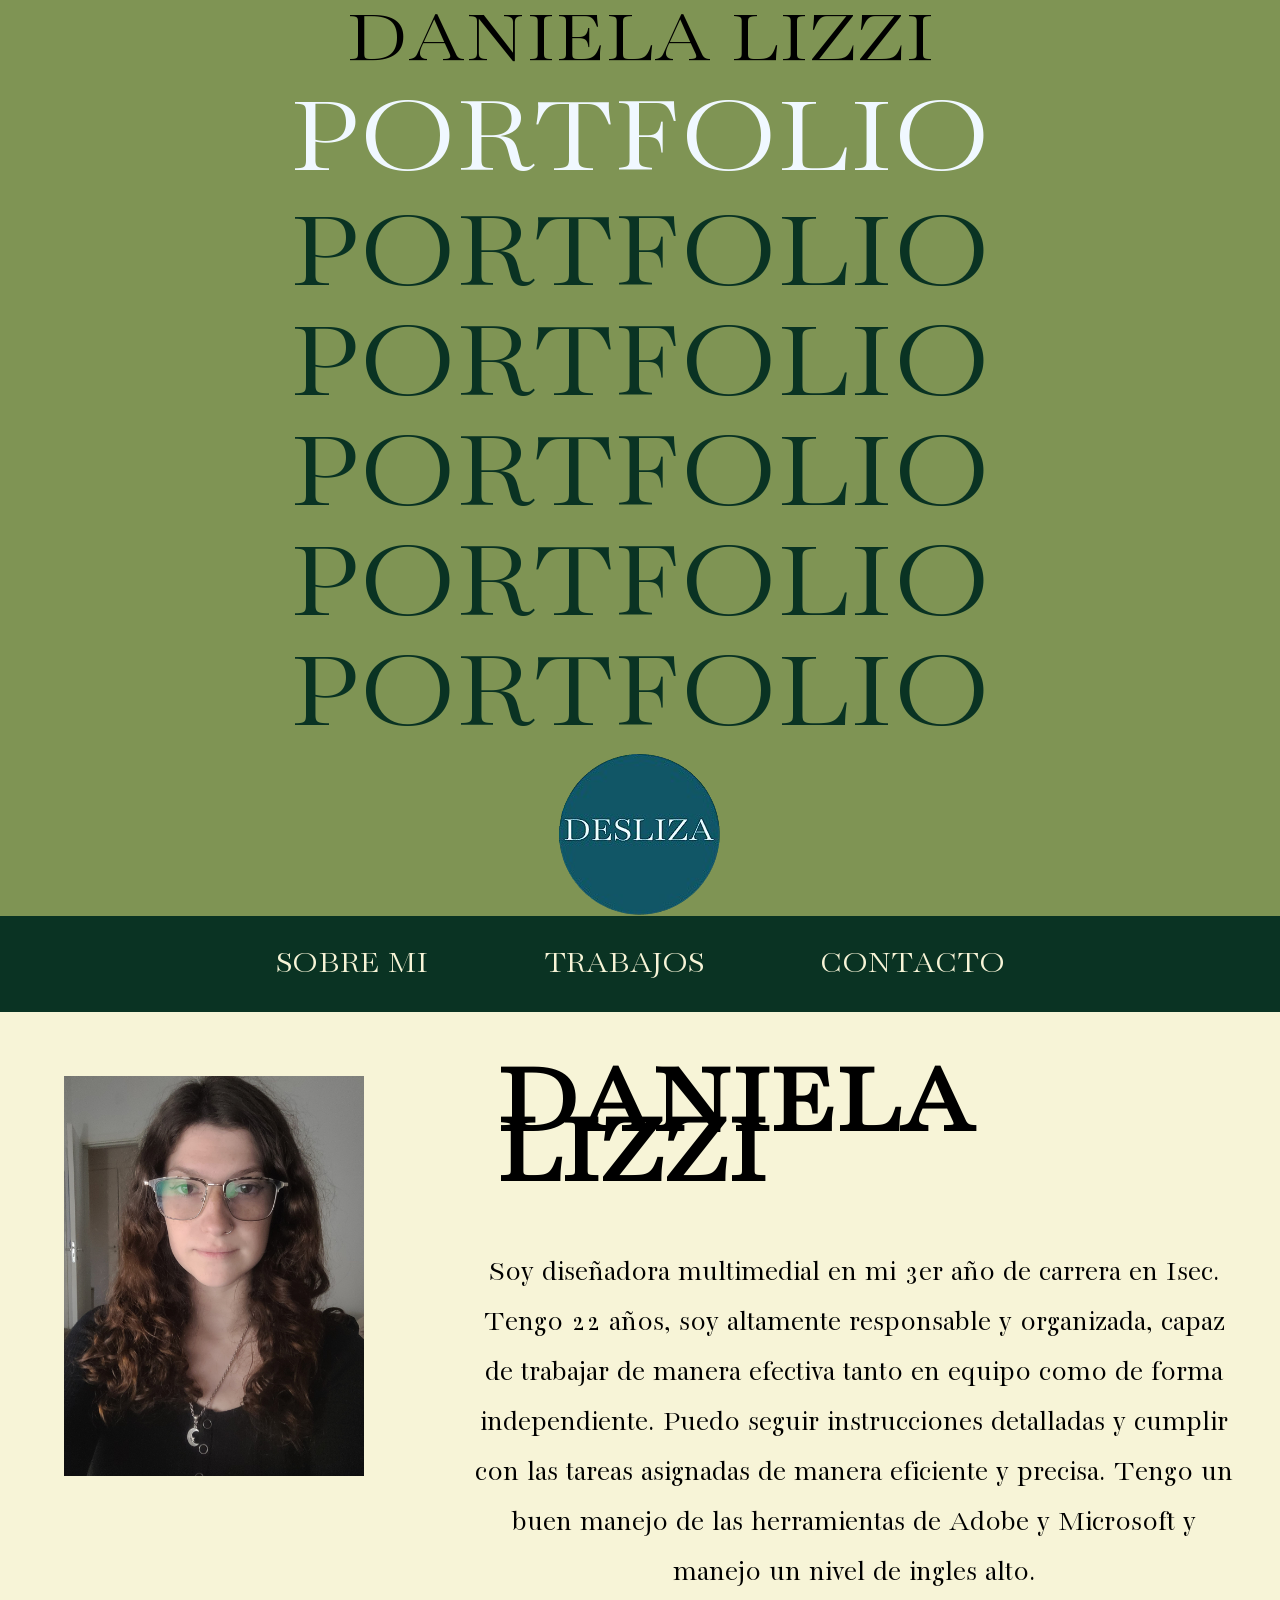
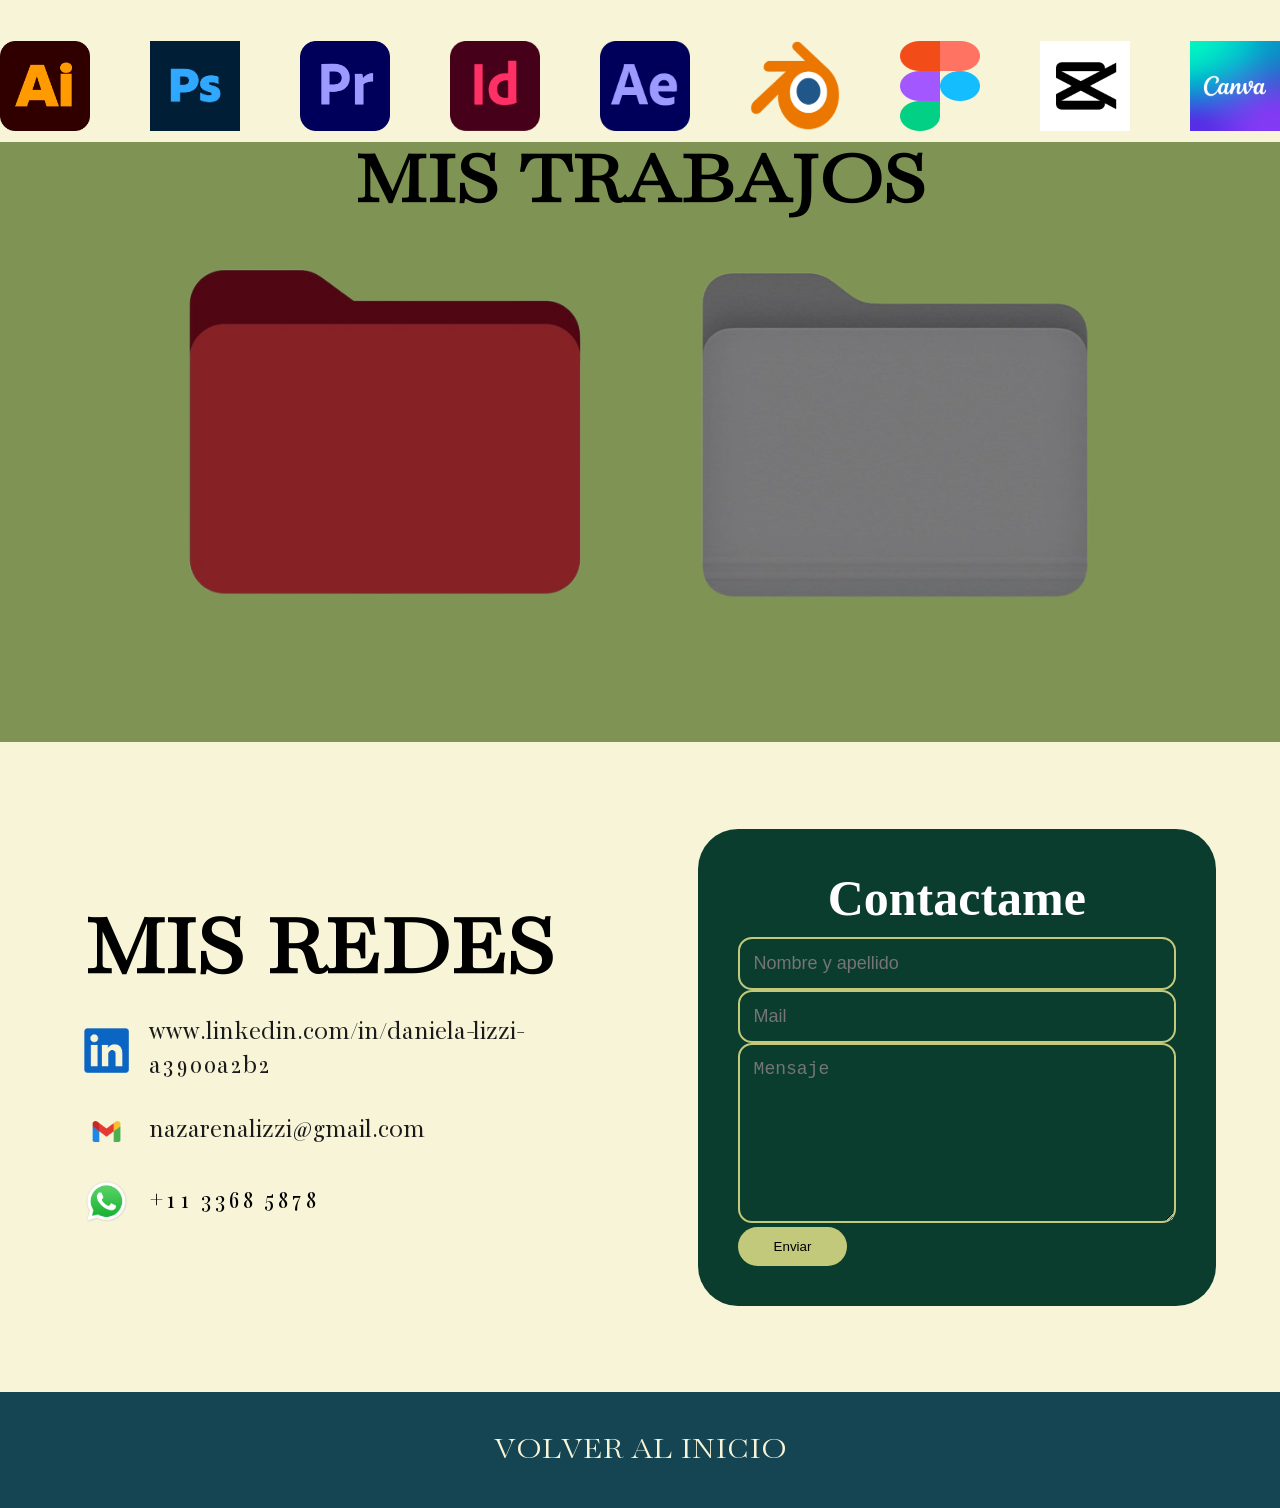
<file: index.html>
<!DOCTYPE html>
<html lang="es">

<head>
    <meta charset="UTF-8">
    <meta name="viewport" content="width=device-width, initial-scale=1.0">
    <title>Portfolio Daniela Lizzi</title>
    <link rel="stylesheet" href="Styles.css">
</head>
<body id="INICIO">
<div class="header">
    <h1 class="titulo"> DANIELA LIZZI </h1>
    <h2 class="subtitulo">PORTFOLIO</h2>
    <div class="subtitulo2">
        <span>PORTFOLIO</span>
        <span>PORTFOLIO</span>
        <span>PORTFOLIO</span>
        <span>PORTFOLIO</span>
        <span>PORTFOLIO</span>

    </div>

    <div class="Desliza">
        <img src="img/image-removebg-preview.png" alt="desliza">
    </div>
</div>

<div class="barra-navegadora">
  <nav class="nav-buttons">
    <a href="#SOBRE-MI">SOBRE MI</a>
    <a href="#TRABAJOS">TRABAJOS</a>
    <a href="#CONTACTO">CONTACTO</a>
  </nav>
</div>

<section id="SOBRE-MI">
<div class="sobre-mi">
    <div class="presentacion">
        <img src="img/20250612_134038.jpg" alt="yo">
        <div class="textopres">
            <h3 class="nombre">DANIELA LIZZI</h3>
            <p>Soy diseñadora multimedial en mi 3er año de carrera en Isec. Tengo 22 años, soy altamente responsable y
                organizada, capaz de trabajar de manera efectiva tanto en equipo como de forma independiente. Puedo
                seguir
                instrucciones detalladas y cumplir con las tareas asignadas de manera eficiente y precisa. Tengo un buen
                manejo de las herramientas de Adobe y Microsoft y manejo un nivel de ingles alto.</p>
        </div>
    </div>
    <div class="aplicaciones">
        <img src="img/Adobe_Illustrator_CC_icon.svg.png" alt="illustrator">
        <img src="img/channels4_profile.jpg" alt="photoshop">
        <img src="img/Adobe_Premiere_Pro_CC_icon.svg.png" alt="premiere">
        <img src="img/Adobe_InDesign_CC_icon.svg.png" alt="indesign">
        <img src="img/Adobe_After_Effects_CC_icon.svg.png" alt="after effects">
        <img src="img/Blender_logo_no_text.svg.png" alt="blender">
        <img src="img/Figma-logo.svg.png" alt="figma">
        <img src="img/image.png" alt="capcut">
        <img src="img/image (1).png" alt=" canva">

    </div>
</div>
</section>

<section id="TRABAJOS">
<div class="trabajos">
<h4>MIS TRABAJOS</h4>

<div class="carpetas">
    <a href="audiovisual.html" class="carpeta-boton">
      <img src="img/burgundy_folder_icon_macbook-removebg-preview.png" alt="Carpeta audiovisual">
      <span class="carpeta-label">AUDIOVISUAL</span>
    </a>
    <a href="grafica.html" class="carpeta-boton">
      <img src="img/desktop_folders-removebg-preview.png" alt="Carpeta gráfica">
      <span class="carpeta-label">GRÁFICA</span>
    </a>
</div>
</div>
</section>

<section id="CONTACTO">
<div class="contacto">
    <div class ="redes">    
    <h5> MIS REDES </h5>
  <div class="item">
    <img src="img/apps.46485.9007199266245564.44dc7699-748d-4c34-ba5e-d04eb48f7960-removebg-preview.png" alt="LinkedIn">
    <a href="https://www.linkedin.com/in/daniela-lizzi-a3900a2b2" target="_blank" rel="noopener noreferrer">www.linkedin.com/in/daniela-lizzi-a3900a2b2</a>
  </div>

  <div class="item">
    <img src="img/google_mail_gmail_logo_icon_159346.webp" alt="Email">
    <a href="mailto:nazarenalizzi@gmail.com">nazarenalizzi@gmail.com</a>
  </div>

  <div class="item">
    <img src="img/WhatsApp.svg.png" alt="WhatsApp">
    <span>+11 3368 5878</span>
  </div>
 </div>

<div class="formulario" > 
  <form name="Formulario" netlify method="post">
    <h2>Contactame</h2>
    <input type="text" placeholder="Nombre y apellido" name="nombre" required>
    <input type="email" placeholder="Mail" name="email" required>
    <textarea placeholder="Mensaje" name="mensaje" required></textarea>
    <button>Enviar</button>
  </form>
  </div>

</div>
</section>

<div class="volver-container">
  <a class="volver-boton" href="#INICIO">VOLVER AL INICIO</a>
</div>
</body>

</html>
</file>
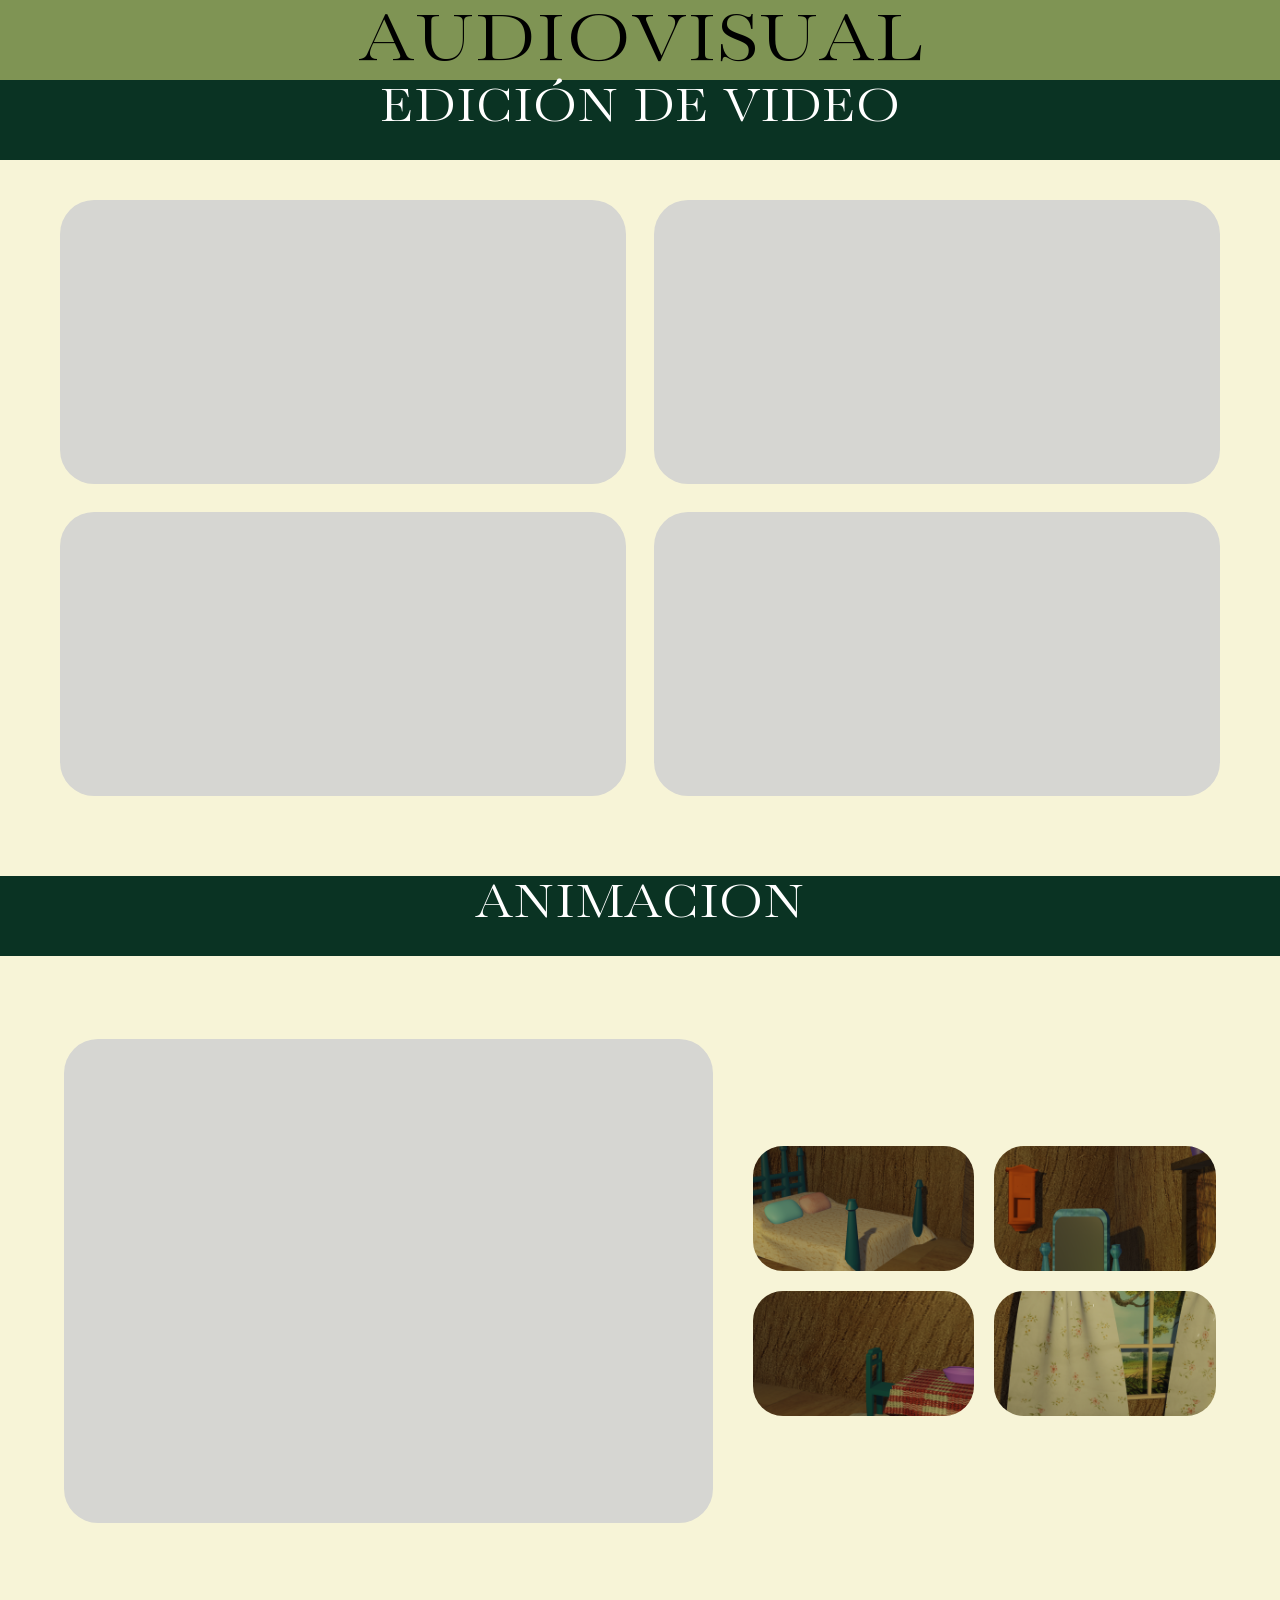
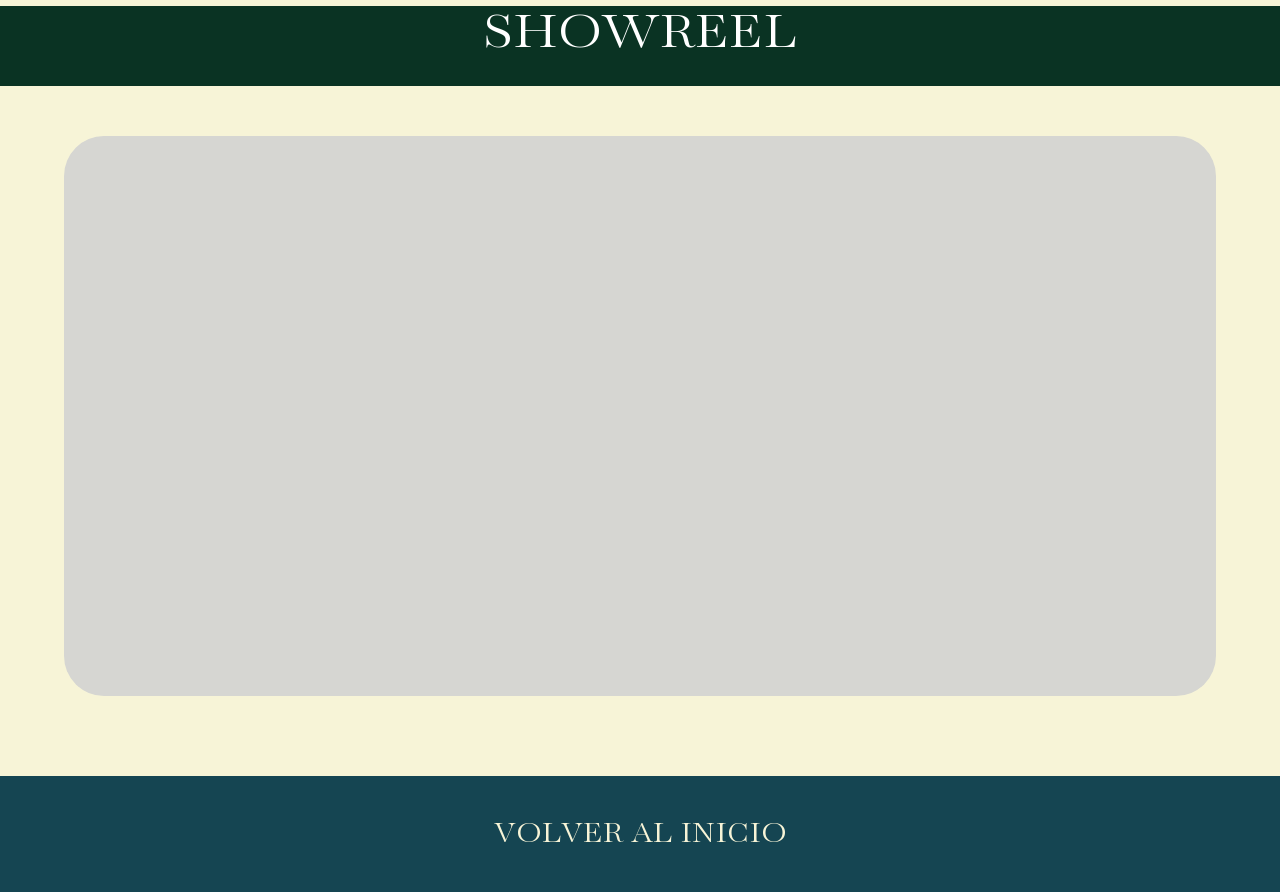
<file: audiovisual.html>
<!DOCTYPE html>
<html lang="es">

<head>
  <meta charset="UTF-8">
  <meta name="viewport" content="width=device-width, initial-scale=1.0">
  <title>Portfolio Audiovisual - Daniela Lizzi</title>
  <link rel="stylesheet" href="Styles.css">
</head>
<body>
  <div class="headeraudio">
    <h1 class="titulo">AUDIOVISUAL</h1>
  </div>

  <div class="edicionVIDEO">
    <h2 class="subtitulo7">EDICIÓN DE VIDEO</h2>
  </div>

  <div class="video-grid">
    <div class="video-card">
      <iframe
        src="https://www.youtube.com/embed/VX_K0WJv2Qg?rel=0"
        title="Video 1"
        frameborder="0"
        allow="autoplay; encrypted-media"
        allowfullscreen>
      </iframe>
    </div>
    <div class="video-card">
      <iframe
        src="https://www.youtube.com/embed/RfS57ohOxfA?rel=0"
        title="Video 2"
        frameborder="0"
        allow="autoplay; encrypted-media"
        allowfullscreen>
      </iframe>
    </div>
    <div class="video-card">
      <iframe
        src="https://www.youtube.com/embed/smOd8ORnYxM?rel=0"
        title="Video 3"
        frameborder="0"
        allow="autoplay; encrypted-media"
        allowfullscreen>
      </iframe>
    </div>
    <div class="video-card">
      <iframe
        src="https://www.youtube.com/embed/bXEtXirj0zo?rel=0"
        title="Video 4"
        frameborder="0"
        allow="autoplay; encrypted-media"
        allowfullscreen>
      </iframe>
    </div>
  </div>

<div class="animacion">
    <h3 class="winniepooh">ANIMACION</h3>
</div>
 
 <div class="videoanimacion">
<div class="video-winnie">
      <iframe
        src="https://www.youtube.com/embed/VgmsyNsR_00?rel=0"
        title="Video 5"
        frameborder="0"
        allow="autoplay; encrypted-media"
        allowfullscreen>
      </iframe>
    </div>

<div class="blends">
<img src="img/cama.png" alt="cama">
<img src="img/esquina.png" alt="esquina">
<img src="img/silla.png" alt="silla">
<img src="img/ve ntana.png" alt="ventana">
</div>
 </div>

 <div class="showreel">
    <h4 class="sreel">SHOWREEL</h4>
</div>

<div class="videoshow">
<div class="video-showreel">
      <iframe
        src="https://www.youtube.com/embed/MARhBuL_IUA?rel=0"
        title="Video 6"
        frameborder="0"
        allow="autoplay; encrypted-media"
        allowfullscreen>
      </iframe>
    </div>
</div>

<div class="volver-container">
  <a class="volver-boton" href="index.html">VOLVER AL INICIO</a>
</div>

</body>
</html>
</file>
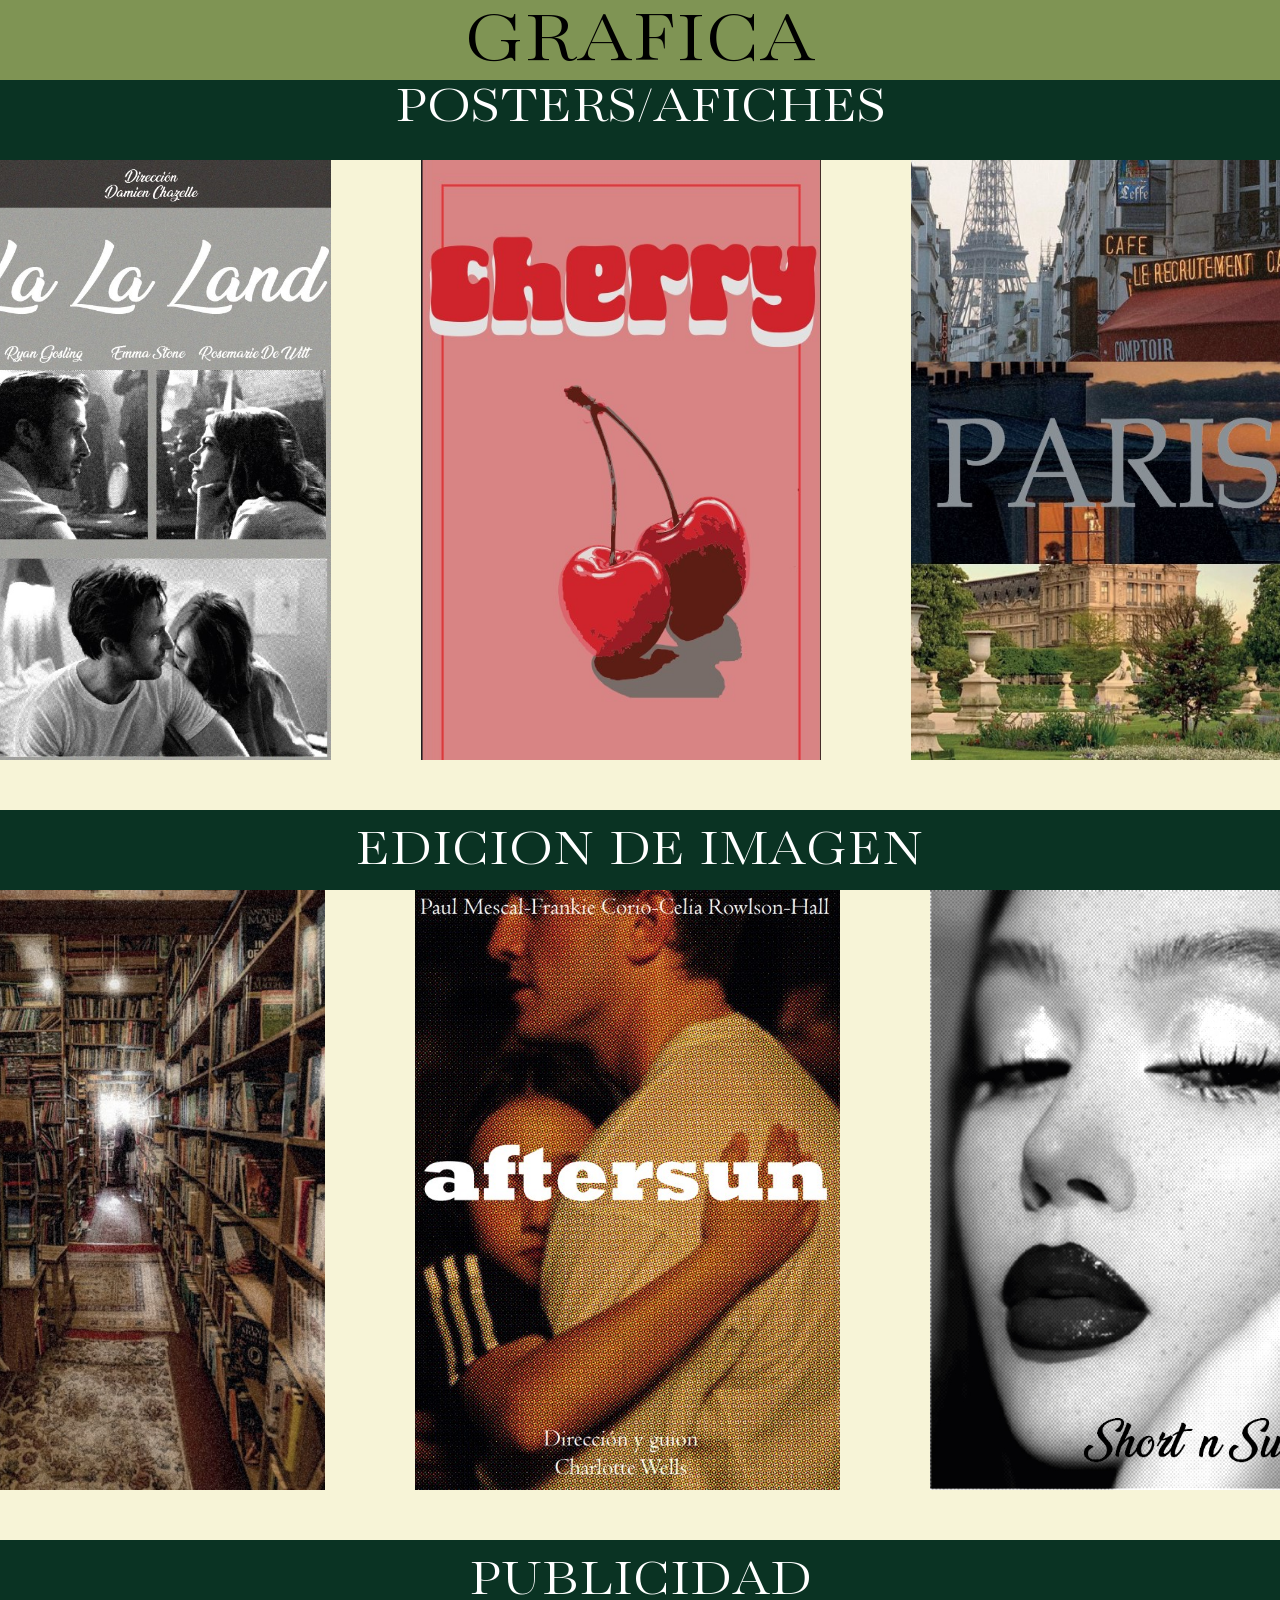
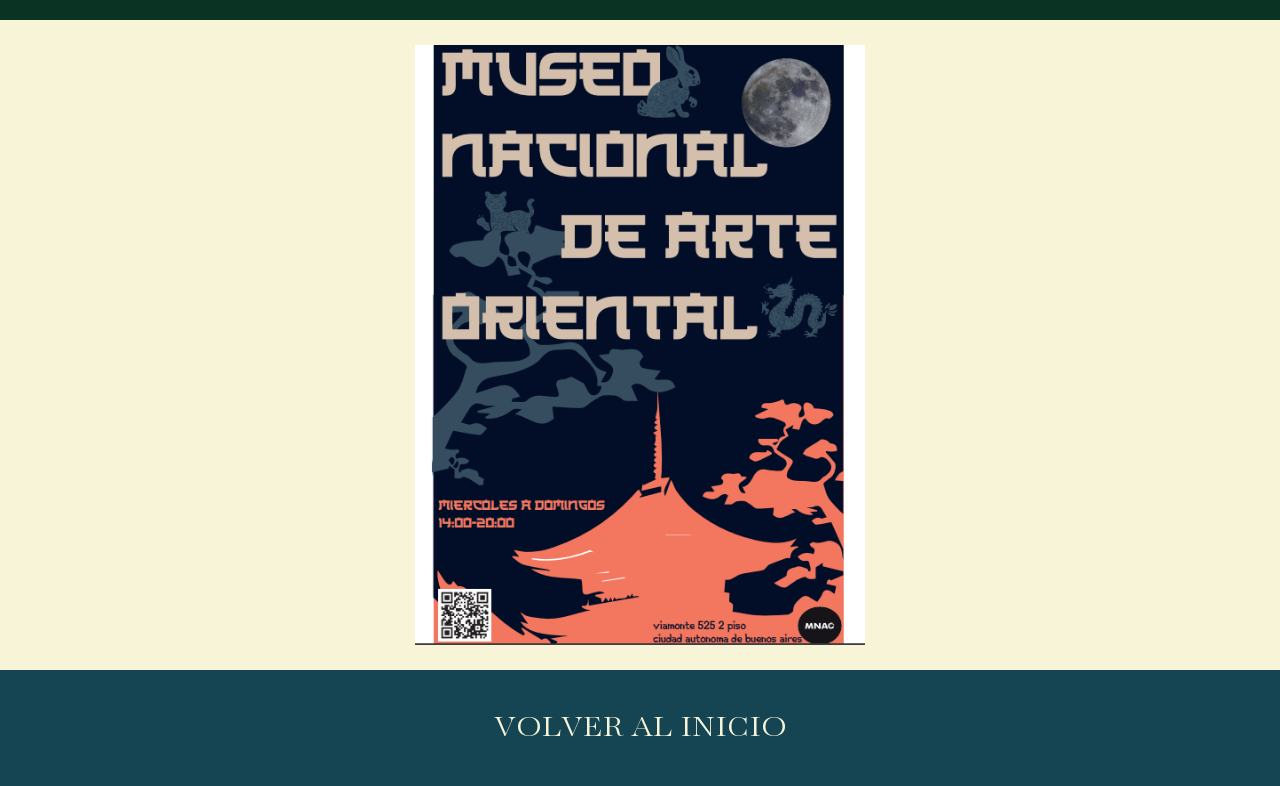
<file: grafica.html>
<!DOCTYPE html>
<html lang="es">

<head>
  <meta charset="UTF-8">
  <meta name="viewport" content="width=device-width, initial-scale=1.0">
  <title>Portfolio Audiovisual - Daniela Lizzi</title>
  <link rel="stylesheet" href="Styles.css">
</head>
<body>
  <div class="headergraf">
    <h1 class="titulo"> GRAFICA </h1>
</div>

<div class="edicionfotos">
<h2 class="subtitulo3">POSTERS/AFICHES</h2>
</div>

<div class="fotosposters">
    <div class="posters">
        <img src="img/lalaland.jpg" alt="poster1">
        <img src="img/Captura de pantalla 2025-06-17 204232.jpg" alt="poster2">
        <img src="img/Captura de pantalla 2025-06-17 204133.jpg" alt="poster3">
    </div>
</div>

<div class="edicionimagenes">
  <h3 class="subtitulo4">EDICION DE IMAGEN</h3>
</div>

<div class="editadas">
    <div class="edits">
       <img src="img/Captura de pantalla 2025-06-17 204220.jpg" alt="edit1">
       <img src="img/Captura de pantalla 2025-06-17 204104.jpg" alt="edit2">
       <img src="img/Poste.jpg" alt="edit3">
    </div>
</div>

<div class="publicidad">
  <h4 class="subtitulo5">PUBLICIDAD</h4>
</div>

<div class="publi">
    <div>
    <img src="img/53fad717-8857-4cc9-861f-e9678a53f220_rw_600.png" alt="publi1">
    </div>
</div>

<div class="volver-container">
  <a class="volver-boton" href="index.html">VOLVER AL INICIO</a>
</div>
</body>
</html>
</file>
<file: Styles.css>
*{
  margin: 0;
  padding: 0;
  box-sizing: border-box;
}

html, body {
  width: 100%;
  min-height: 100%;
  background-color: #F7F4D7;
  overflow-x: hidden;
}

.header {
    width: 100%;
    min-height: 800px;
    background-color: #7f9454;
}

.titulo {
    color: black;
    font-family: bacasime;  
    display: flex;
    flex-direction: column;
    align-items: center;
    font-size: 80px;  
    font-weight: lighter;
}

@font-face{
 font-family: "bacasime";
    src: url(fonts/Bacasime_Antique/BacasimeAntique-Regular.ttf );
}
.subtitulo {
    color: aliceblue;
    font-family: bacasime;
    display: flex;
    flex-direction: column;
    align-items: center;
    font-size: 120px;  
    font-weight: lighter;
}

.subtitulo2 {
    color: #0A3323;
    font-family: bacasime;
    display:flex;
    flex-direction: column;
    align-items: center;
     font-size: 120px;  
    font-weight: lighter;
    line-height: 110px;
}
.Desliza {
    display:flex;
    flex-direction: column;
    align-items: center;
}
.barra-navegadora {
    width: 100%;
    background-color: #0A3323 ;
    padding: 20px 0;
}

.nav-buttons {
    display: flex;
    justify-content: center;
    align-items: center;
    gap: 60px;
}

.nav-buttons a {
    font-family: bacasime;
    font-size: 32px;
    color: #F7F4D7;
    text-decoration: none;
    padding: 12px 28px;
   
}

.nav-buttons a:hover {
    transform: translateY(-2px);
}

.volver-container {
  width: 100%;
  background-color: #154552;
  display: flex;
  justify-content: center;
  align-items: center;
  padding: 30px 0;
}

.volver-boton {
  font-family: bacasime;
  font-size: 32px;
  color: #F7F4D7;
  text-decoration: none;
  padding: 12px 38px;

}

.volver-boton:hover {
  transform: translateY(-2px);
}

.sobre-mi {
    width: 100%;
    height: 730px;
    background-color: #F7F4D7;
}
.presentacion {
   display: flex;
   flex-direction: row;
}
.presentacion img {
    width: 400px;
    height: 400px;
   margin: 5%;
}
.presentacion p {
    font-family: bacasime;
    font-size: 30px;
    line-height: 50px;
    margin: 5%;
    text-align: center;
}
.presentacion h3 {
    font-family: bacasime;
    font-size:105px;
    line-height: 50px;
    margin: 8% ;
    display: flex;
    justify-content: center;
}

.aplicaciones {
    display: flex;
    flex-direction: row;
        justify-content: center;
        align-items: center;
        gap:60px;
}
.aplicaciones img {
    width:90px;
    height: 90px;
    animation: float 1.6s ease-in-out infinite;
}

.aplicaciones img:nth-child(3n) {
    animation-delay: 0.5s;
}
@keyframes float {
    0%, 100% {
        transform: translateY(0);
    }
    50% {
        transform: translateY(18px);
    }
}

.trabajos {
width: 100%;
    height: 600px;
        background-color: #7f9454;
}
.trabajos h4 {
    font-family: bacasime;
    font-size: 80px;
    display: flex;
    justify-content: center;
}
.carpetas {
    display: flex;
    flex-direction: row;
        justify-content: center;
        align-items: center;
        gap: 90px;
}

.carpeta-boton {
  position: relative;
  display: inline-flex;
  border-radius: 36px;
  overflow: hidden;
  transition: transform 0.2s ease, box-shadow 0.2s ease;
}

.carpeta-boton:hover {
  transform: translateY(-6px);
  box-shadow: 0 16px 30px rgba(0, 0, 0, 0.18);
}

.carpeta-boton img {
  display: block;
  width: 420px;
  height: auto;
}

.carpeta-label {
  position: absolute;
  left: 50%;
  bottom: 20px;
  transform: translateX(-50%);
  padding: 10px 24px;
  border-radius: 999px;
  color: #F7F4D7;
  font-family: bacasime;
  font-size: 26px;
  opacity: 0;
  pointer-events: none;
  transition: opacity 0.2s ease;
}

.carpeta-boton:hover .carpeta-label {
  opacity: 1;
}

.contacto {
  display: flex;
  flex-direction: row;
  justify-content: space-between;
  align-items: center;
  gap: 40px;
  background-color: F7F4D7;
  width: 100%;
  min-height: 650px;
  padding: 40px 5%;
}

.redes {
  width: 48%;
  display: flex;
  flex-direction: column;
  gap: 25px;
  padding-left: 10px;
}

.contacto h5 {
  font-family: bacasime;
  font-size: 90px;
  text-align: left;
  margin-left: 10px;
  line-height: 0.9;
}

.item {
  display: flex;
  align-items: center;
  gap: 20px;
  margin-left: 10px;
  font-family: bacasime;
  font-size: 28px;
}

.item img {
  width: 45px;
  height: 45px;
}

.item a {
  color: #1a1a1a;
  text-decoration: none;
  line-height: 1.2;
}

.item a:hover {
  text-decoration: underline;
}

.formulario {
  width: 45%;
  max-width: 520px;
  background-color: #0b3d2e;
  padding: 40px;
  border-radius: 40px;
  color: white;
  display: flex;
  flex-direction: column;
  gap: 20px;
  
}

.formulario h2 {
  font-size: 50px;
  text-align: center;
  margin-bottom: 10px;
}

.formulario input,
.formulario textarea {
  width: 100%;
  padding: 14px;
  border-radius: 14px;
  border: 2px solid #c2c97a;
  background: transparent;
  color: white;
  font-size: 18px;
}

.formulario textarea {
  min-height: 180px;
  resize: vertical;
}

.formulario button {
  align-self: center;
  padding: 12px 36px;
  border-radius: 24px;
  background-color: #c2c97a;
  border: none;
  cursor: pointer;
}

.headergraf {
    width: 100%;
    min-height: 80px;
    background-color: #7f9454;
}
.edicionfotos { 
     width: 100%;
    min-height: 80px;
    background-color: #0A3323;
}
.subtitulo3 {
color: white;
    font-family: bacasime;
    display: flex;
    flex-direction: column;
    align-items: center;
    font-size: 55px;
    font-weight: lighter;
}

.fotosposters {
    width: 100%;
    height: 650px;
    background-color: #F7F4D7;
}

.posters {
    display: flex;
    flex-direction: row;
        justify-content: center;
        align-items: center;
        gap: 90px;
}

.fotosposters img {
    width: 400px;
    height: 600px;
}

.edicionimagenes {
     width: 100%;
    min-height: 80px;
    background-color: #0A3323;
    display: flex;
    align-items: center;
    justify-content: center;
}

.subtitulo4 {
  color: white;
  font-family: bacasime;
  font-size: 55px;
  font-weight: lighter;
  text-align: center;
}

.editadas {
    width: 100%;
    height: 650px;
    background-color: #F7F4D7;
}

.edits {
     display: flex;
    flex-direction: row;
        justify-content: center;
        align-items: center;
        gap: 90px;
}
.editadas img {
    width: 450px;
    height: 600px;
}

.publicidad {
      width: 100%;
    min-height: 80px;
    background-color: #0A3323;
    display: flex;
    align-items: center;
    justify-content: center;
}

.subtitulo5 {
    color: white;
  font-family: bacasime;
  font-size: 55px;
  font-weight: lighter;
  text-align: center;
}

.publi {
    width: 100%;
    height: 650px;
    background-color: #F7F4D7;
    display: flex;
    justify-content: center;
    align-items: center;
}
.publi img {
    width: 450px;
    height: 600px;
    display: block;
}
.headeraudio {
    width: 100%;
    min-height: 80px;
    background-color: #7f9454;
}

.edicionVIDEO {
    width: 100%;
    min-height: 80px;
    background-color: #0A3323;
}
.subtitulo7 {
    color: white;
    font-family: bacasime;
    display: flex;
    flex-direction: column;
    align-items: center;
    font-size: 55px;
    font-weight: lighter;
}

.video-grid {
    width: 100%;
    max-width: 1200px;
    margin: 0 auto;
    padding: 40px 20px 80px;
    display: grid;
    grid-template-columns: repeat(2, minmax(300px, 1fr));
    gap: 28px;
    background-color: #F7F4D7;
}

.video-card {
    background-color: #d6d6d2;
    border-radius: 34px;
    overflow: hidden;
    min-height: 280px;
}

.video-card iframe {
    width: 100%;
    height: 100%;
    min-height: 280px;
}

.animacion{
    width: 100%;
    min-height: 80px;
    background-color: #0A3323;
}
.winniepooh {
    color: white;
    font-family: bacasime;
    display: flex;
    flex-direction: column;
    align-items: center;
    font-size: 55px;
    font-weight: lighter;
}

.videoanimacion {
     width: 100%;
height: 650px;
    background-color: #F7F4D7;
    display: grid;
    grid-template-columns: 1.4fr 1fr;
    gap: 40px;
    justify-content: center;
    align-items: center;
    padding: 40px 5%;
}

.video-winnie {
  background-color: #d6d6d2;
  border-radius: 34px;
  overflow: hidden;
  min-height: 480px;
}

.video-winnie iframe {
  width: 100%;
  height: 100%;
  min-height: 480px;
}

.blends {
  display: grid;
  grid-template-columns: 1fr 1fr;
  grid-template-rows: 1fr 1fr;
  gap: 20px;
  width: 100%;
}

.blends img {
  width: 100%;
  height: 100%;
  object-fit: cover;
  border-radius: 30px;
}
.showreel {
    width: 100%;
    min-height: 80px;
    background-color: #0A3323;
}

.sreel {
     color: white;
    font-family: bacasime;
    display: flex;
    flex-direction: column;
    align-items: center;
    font-size: 55px;
    font-weight: lighter;
}

.videoshow {
  width: 100%;
  background-color: #F7F4D7;
  display: flex;
  justify-content: center;
  padding: 50px 5% 80px;
  box-sizing: border-box;
}

.video-showreel {
  width: 100%;
  max-width: 1180px;
  background-color: #d6d6d2;
  border-radius: 40px;
}

.video-showreel iframe {
  width: 100%;
  height: 100%;
  min-height: 560px;
  display: block;
}
</file>
